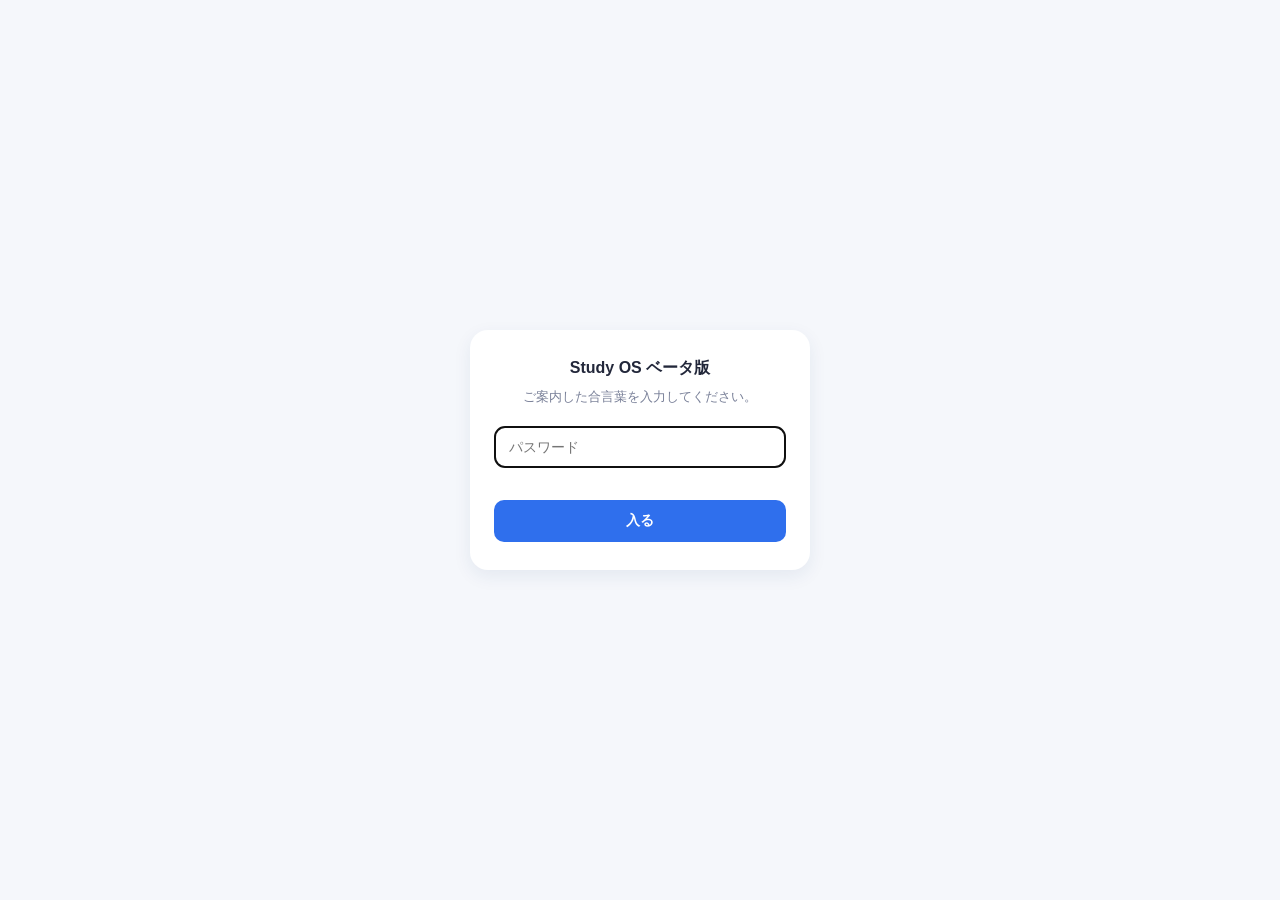
<file: index.html>
<!DOCTYPE html>
<html lang="ja">
<head>
<meta charset="UTF-8">
<meta name="viewport" content="width=device-width, initial-scale=1.0">
<title>Study OS</title>
<link rel="stylesheet" href="css/style.css?v=7">
</head>
<body>
  <header class="appbar">
    <span id="appbarTitle">Study OS</span>
    <span class="cert" id="appbarCert"></span>
  </header>
  <main id="app"></main>

  <script src="js/gate.js?v=7"></script>
  <script src="js/data.js?v=7"></script>
  <script src="js/app.js?v=7"></script>
</body>
</html>
</file>
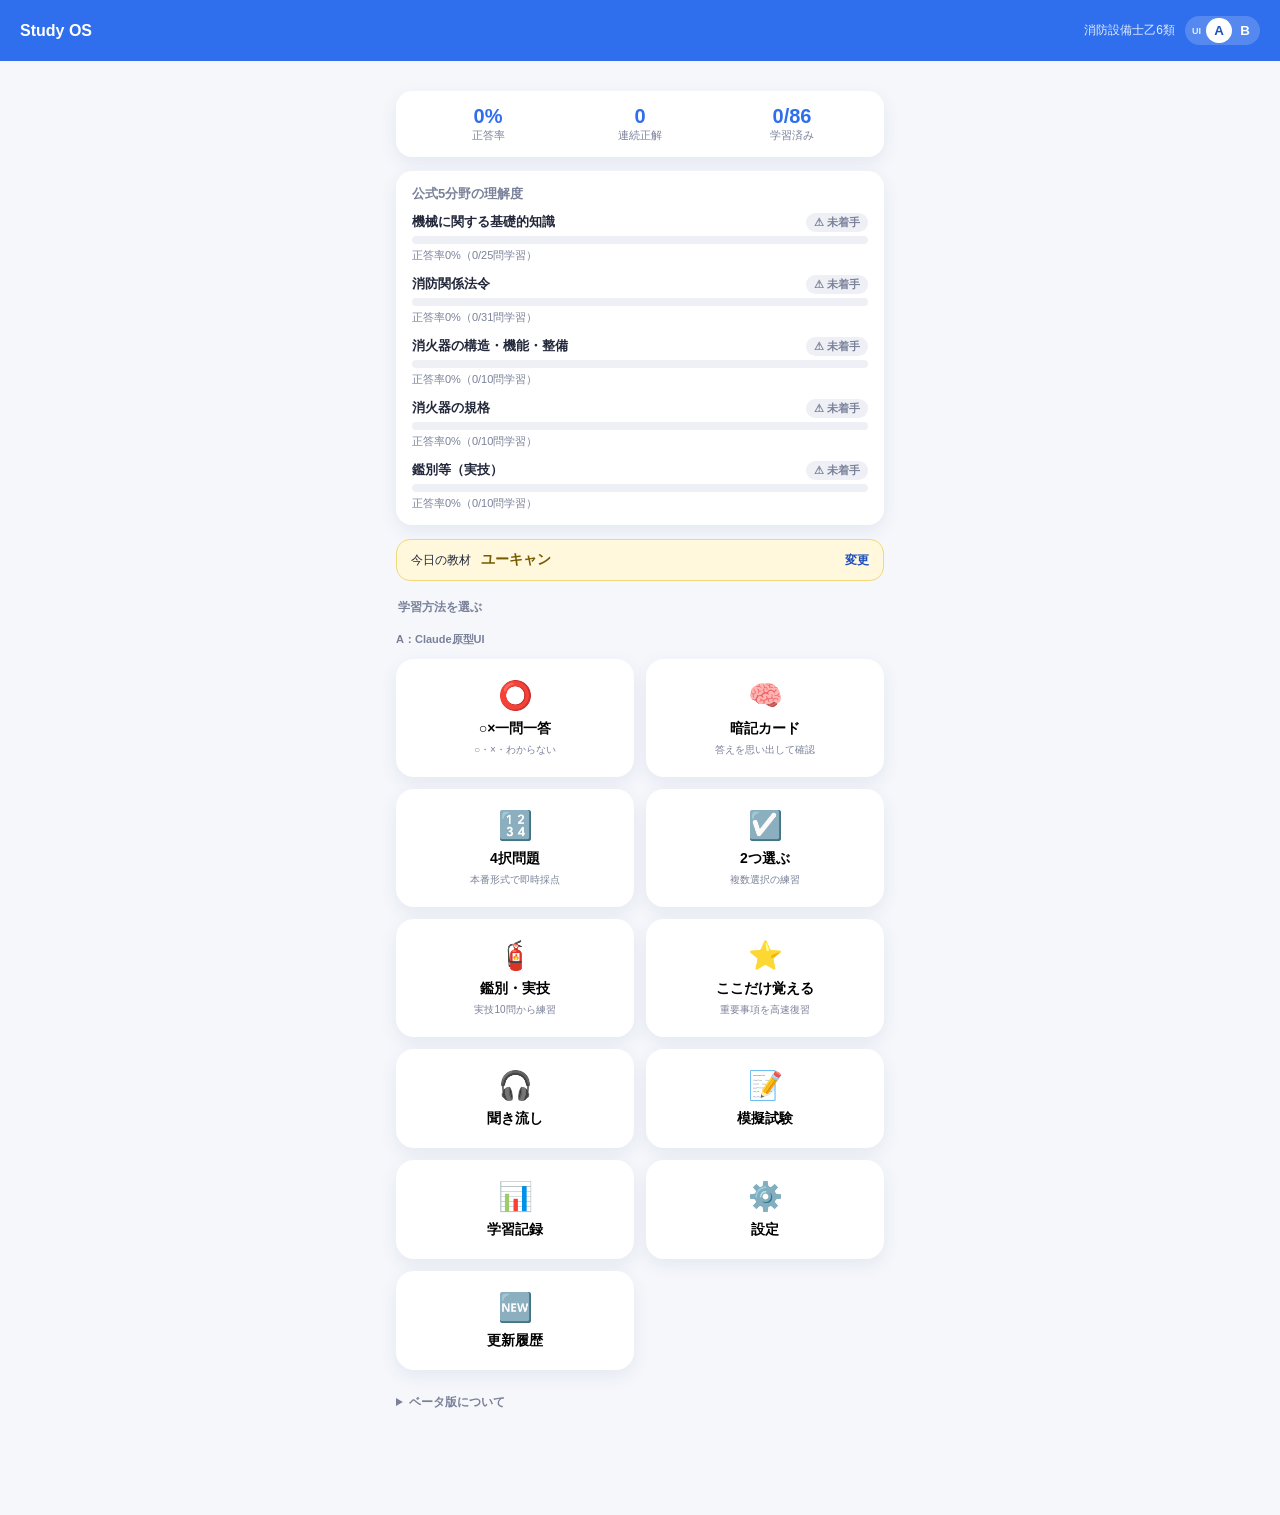
<file: firefighter-otsu6/index.html>
<!DOCTYPE html>
<html lang="ja">
<head>
<meta charset="UTF-8">
<meta name="viewport" content="width=device-width, initial-scale=1.0">
<title>消防設備士乙6 Study OS｜UI比較版</title>
<link rel="stylesheet" href="style.css?v=8">
</head>
<body>
  <header class="appbar">
    <span id="appbarTitle">Study OS</span>
    <div class="appbar-right"><span class="cert" id="appbarCert"></span><span id="uiVariantSwitch"></span></div>
  </header>
  <main id="app"></main>

  <script src="preview-gate.js"></script>
  <script src="ui-variant.js?v=1"></script>
  <script src="embedded-data.js"></script>
  <script src="data.js?v=8"></script>
  <script src="app.js?v=8"></script>
</body>
</html>
</file>
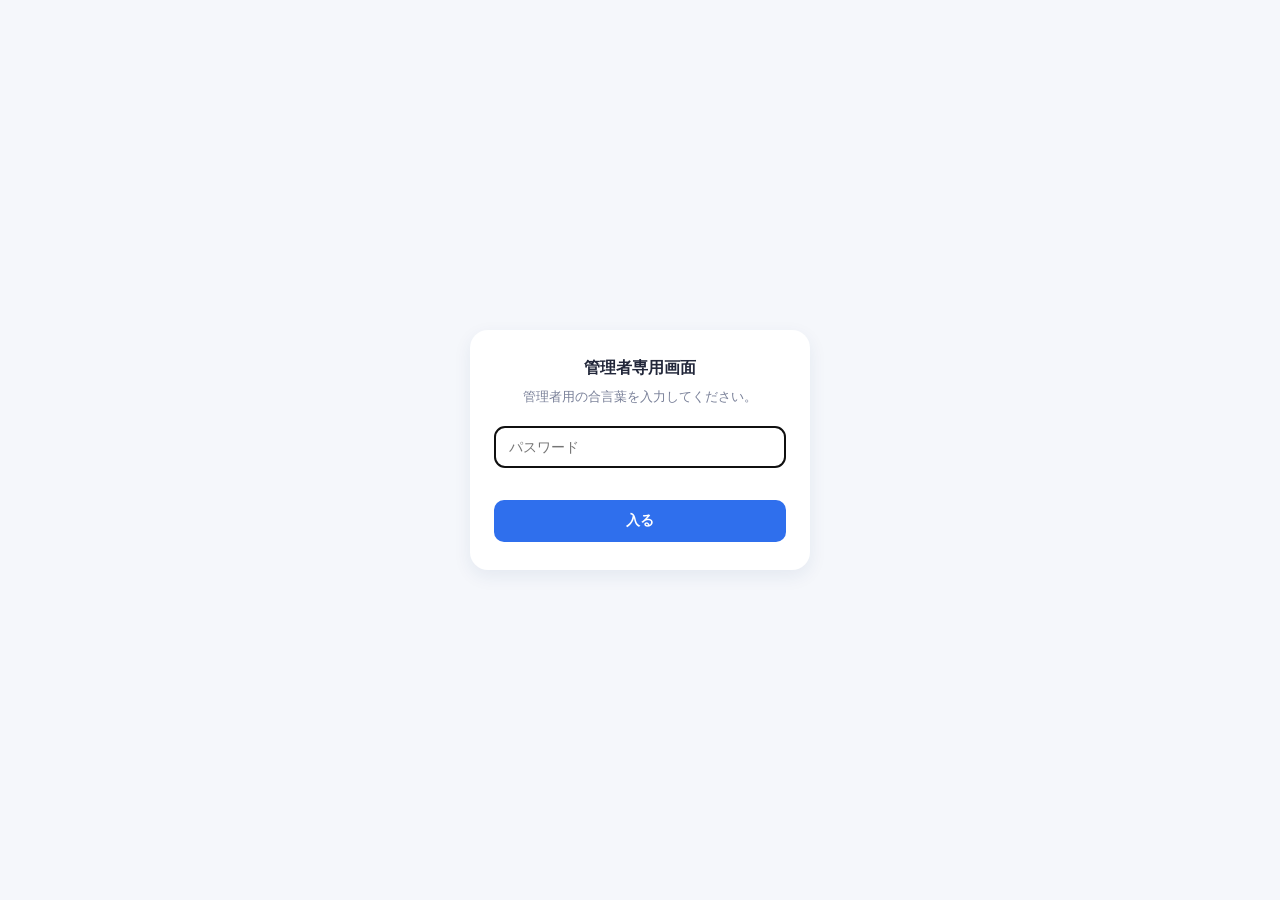
<file: admin.html>
<!DOCTYPE html>
<html lang="ja">
<head>
<meta charset="UTF-8">
<meta name="viewport" content="width=device-width, initial-scale=1.0">
<title>Study OS 管理者画面</title>
<link rel="stylesheet" href="css/style.css">
<style>
  .admin-toolbar { display: flex; gap: 8px; flex-wrap: wrap; margin-bottom: 16px; }
  .admin-toolbar button {
    border: none; border-radius: 10px; padding: 10px 16px; font-size: 13px;
    font-weight: 700; cursor: pointer; font-family: inherit;
  }
  .btn-primary { background: var(--primary); color: white; }
  .btn-secondary { background: #eef2ff; color: var(--primary-dark); }
  .btn-danger { background: #ffeef0; color: #c0334a; }

  table.q-table { width: 100%; border-collapse: collapse; background: white; border-radius: 12px; overflow: hidden; box-shadow: var(--shadow); }
  table.q-table th, table.q-table td { padding: 10px 12px; font-size: 13px; border-bottom: 1px solid #f0f0f5; text-align: left; }
  table.q-table th { background: #f5f7fb; font-weight: 700; }
  table.q-table tr:last-child td { border-bottom: none; }
  table.q-table .row-actions button { border: none; background: none; cursor: pointer; font-size: 14px; margin-right: 6px; }

  .modal-backdrop {
    display: none; position: fixed; inset: 0; background: rgba(20,20,30,0.4);
    align-items: center; justify-content: center; padding: 16px; z-index: 100;
  }
  .modal-backdrop.show { display: flex; }
  .modal {
    background: white; border-radius: 16px; padding: 20px; width: 100%; max-width: 480px;
    max-height: 90vh; overflow-y: auto;
  }
  .modal h3 { margin-top: 0; }
  .modal label { display: block; font-size: 12px; font-weight: 700; margin: 10px 0 4px; color: var(--sub); }
  .modal input, .modal textarea, .modal select {
    width: 100%; padding: 8px 10px; border: 1.5px solid #e4e8f5; border-radius: 8px;
    font-family: inherit; font-size: 13px;
  }
  .modal textarea { resize: vertical; min-height: 44px; }
  .modal-actions { display: flex; justify-content: flex-end; gap: 8px; margin-top: 16px; }

  .preview-card { margin-top: 16px; }
</style>
</head>
<body>
  <header class="appbar">
    <span>🔧 Study OS 管理者画面</span>
    <a href="index.html" style="color:white;font-size:12px;">← アプリへ戻る</a>
  </header>
  <main style="max-width:760px;">
    <div class="admin-toolbar">
      <button class="btn-primary" id="addBtn">＋ 問題を追加</button>
      <button class="btn-secondary" id="previewBtn">👁 プレビュー</button>
      <button class="btn-secondary" id="exportJsonBtn">⬇ JSONを保存（questions.jsonを置き換え）</button>
      <button class="btn-secondary" id="exportCsvBtn">⬇ CSVを書き出す（Sheets貼り付け用）</button>
    </div>
    <p style="font-size:12px;color:var(--sub);margin-top:-8px;">
      ※ 今はGoogle Sheets APIに未接続のため、「保存」はブラウザ内(localStorage)に反映されます。
      本番反映するには、書き出したJSON/CSVで <code>data/questions.json</code> やGoogle Sheetsを更新してください。
    </p>

    <table class="q-table" id="qTable">
      <thead>
        <tr><th>ID</th><th>資格</th><th>分野</th><th>難易度</th><th>問題</th><th></th></tr>
      </thead>
      <tbody id="qTableBody"></tbody>
    </table>

    <div id="previewArea" class="preview-card"></div>
  </main>

  <div class="modal-backdrop" id="modalBackdrop">
    <div class="modal">
      <h3 id="modalTitle">問題を追加</h3>
      <form id="qForm">
        <input type="hidden" id="f_id">
        <label>資格</label><input id="f_cert" required>
        <label>分野</label><input id="f_field" required>
        <label>難易度</label>
        <select id="f_diff"><option>初級</option><option>標準</option><option>上級</option></select>
        <label>頻出度（1〜5）</label><input id="f_freq" type="number" min="1" max="5" value="3">
        <label>問題文</label><textarea id="f_q" required></textarea>
        <label>選択肢A</label><input id="f_a" required>
        <label>選択肢B</label><input id="f_b" required>
        <label>選択肢C</label><input id="f_c" required>
        <label>選択肢D</label><input id="f_d" required>
        <label>正解（A/B/C/D）</label>
        <select id="f_correct"><option>A</option><option>B</option><option>C</option><option>D</option></select>
        <label>解説</label><textarea id="f_explain" required></textarea>
        <label>間違えやすい理由</label><textarea id="f_pitfall"></textarea>
        <label>音声用文章</label><textarea id="f_voice"></textarea>
        <div class="modal-actions">
          <button type="button" class="btn-secondary" id="cancelBtn">キャンセル</button>
          <button type="submit" class="btn-primary">保存</button>
        </div>
      </form>
    </div>
  </div>

  <script src="js/gate.js"></script>
  <script src="js/data.js"></script>
  <script>
    StudyOSGate.protect("admin", () => {
      const s = document.createElement("script");
      s.src = "js/admin.js";
      document.body.appendChild(s);
    });
  </script>
</body>
</html>
</file>
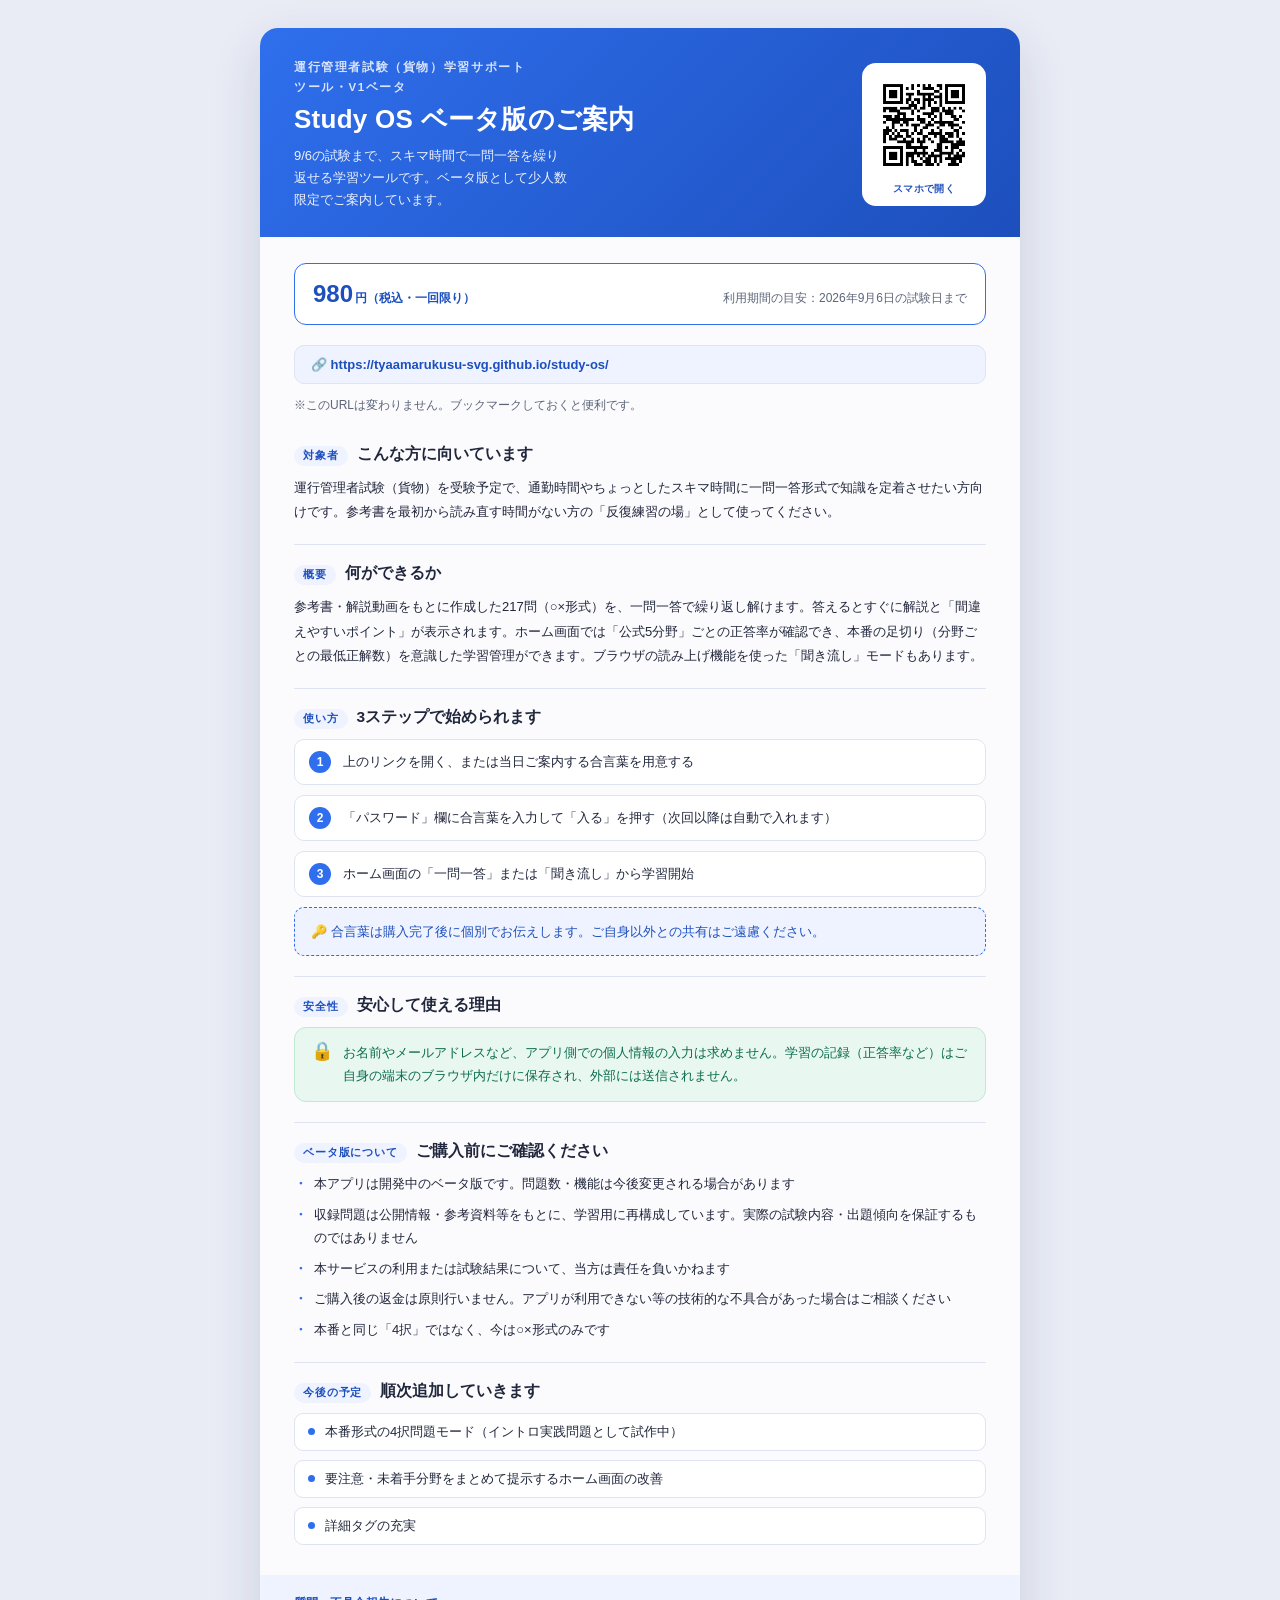
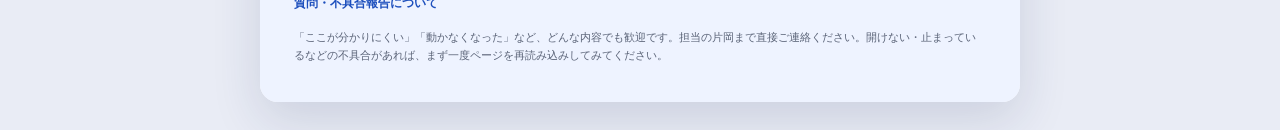
<file: flyer.html>
<!doctype html>
<meta name="viewport" content="width=device-width, initial-scale=1.0">
<title>Study OS 案内チラシ</title>
<style>
  :root{
    --ink:#20263b;
    --sub:#5b6478;
    --line:#dfe4f0;
    --paper:#fbfbfd;
    --card:#ffffff;
    --blue:#2f6fed;
    --blue-deep:#1d4fbd;
    --blue-tint:#eef3ff;
    --green:#0ea472;
    --green-tint:#e8f8f1;
  }
  *{box-sizing:border-box;}
  html,body{margin:0;padding:0;}
  body{
    background:#e9ecf5;
    color:var(--ink);
    font-family:"Hiragino Sans","Yu Gothic",sans-serif;
    display:flex;
    justify-content:center;
    padding:28px 12px;
  }
  .sheet{
    width:100%;
    max-width:760px;
    background:var(--paper);
    border-radius:18px;
    box-shadow:0 18px 50px rgba(30,45,90,0.14);
    overflow:hidden;
  }
  header{
    background:linear-gradient(135deg,var(--blue) 0%,var(--blue-deep) 100%);
    color:#fff;
    padding:30px 34px 26px;
    display:flex;
    align-items:center;
    justify-content:space-between;
    gap:20px;
  }
  header .lockup .eyebrow{
    font-size:11.5px;
    letter-spacing:.14em;
    text-transform:uppercase;
    opacity:.82;
    margin:0 0 6px;
    font-weight:600;
  }
  header h1{
    margin:0 0 8px;
    font-size:26px;
    line-height:1.3;
    text-wrap:balance;
    letter-spacing:.01em;
  }
  header p{
    margin:0;
    font-size:13px;
    line-height:1.7;
    opacity:.92;
    max-width:38ch;
  }
  .qr-block{
    background:#fff;
    border-radius:14px;
    padding:10px;
    text-align:center;
    flex:none;
  }
  .qr-block img{ width:104px; height:104px; display:block; }
  .qr-block span{
    display:block;
    margin-top:6px;
    font-size:9.5px;
    color:var(--blue-deep);
    font-weight:700;
    letter-spacing:.03em;
  }

  main{ padding:26px 34px 30px; display:flex; flex-direction:column; gap:20px; }

  .link-row{
    display:flex;
    align-items:center;
    gap:10px;
    background:var(--blue-tint);
    border:1px solid var(--line);
    border-radius:10px;
    padding:11px 16px;
    font-size:13px;
    color:var(--blue-deep);
    font-weight:600;
    word-break:break-all;
  }

  section{ break-inside:avoid; }
  section + section{ border-top:1px solid var(--line); padding-top:18px; }

  .sec-head{
    display:flex;
    align-items:baseline;
    gap:9px;
    margin:0 0 10px;
  }
  .sec-head .tag{
    font-size:10.5px;
    font-weight:700;
    letter-spacing:.08em;
    color:var(--blue-deep);
    background:var(--blue-tint);
    padding:3px 9px;
    border-radius:999px;
    flex:none;
  }
  .sec-head h2{
    margin:0;
    font-size:15.5px;
    font-weight:700;
  }

  p.body-text{ margin:0 0 8px; font-size:13px; line-height:1.85; color:var(--ink); }
  p.body-text:last-child{ margin-bottom:0; }

  ul.plain{ margin:0; padding-left:0; list-style:none; display:flex; flex-direction:column; gap:8px; }
  ul.plain li{
    font-size:13px;
    line-height:1.75;
    padding-left:20px;
    position:relative;
    color:var(--ink);
  }
  ul.plain li::before{
    content:"・";
    position:absolute;
    left:0;
    color:var(--blue);
    font-weight:700;
  }

  .grid2{ display:grid; grid-template-columns:1fr 1fr; gap:14px; }
  @media (max-width:560px){ .grid2{ grid-template-columns:1fr; } }

  .mini-card{
    background:var(--card);
    border:1px solid var(--line);
    border-radius:12px;
    padding:14px 16px;
  }
  .mini-card .label{
    font-size:10.5px;
    font-weight:700;
    letter-spacing:.06em;
    color:var(--sub);
    text-transform:uppercase;
    margin:0 0 6px;
  }
  .mini-card .value{ font-size:13.5px; line-height:1.6; font-weight:600; }

  .safe-box{
    background:var(--green-tint);
    border:1px solid #bfe8d6;
    border-radius:12px;
    padding:14px 16px;
    display:flex;
    gap:10px;
  }
  .safe-box .icon{ font-size:18px; line-height:1; flex:none; }
  .safe-box p{ margin:0; font-size:12.5px; line-height:1.8; color:#0b6b4d; }

  .roadmap{ display:flex; flex-direction:column; gap:9px; }
  .roadmap .item{
    display:flex;
    align-items:center;
    gap:10px;
    font-size:13px;
    background:var(--card);
    border:1px solid var(--line);
    border-radius:9px;
    padding:9px 13px;
  }
  .roadmap .dot{
    width:7px; height:7px; border-radius:50%;
    background:var(--blue);
    flex:none;
  }

  .price-box{
    background:var(--card);
    border:1.5px solid var(--blue);
    border-radius:12px;
    padding:16px 18px;
    display:flex;
    align-items:baseline;
    justify-content:space-between;
    gap:10px;
    flex-wrap:wrap;
  }
  .price-box .price{ font-size:24px; font-weight:800; color:var(--blue-deep); }
  .price-box .price small{ font-size:12px; font-weight:600; margin-left:2px; }
  .price-box .until{ font-size:12px; color:var(--sub); }

  .steps-num{ display:flex; flex-direction:column; gap:10px; }
  .steps-num .item{
    display:flex;
    gap:12px;
    align-items:flex-start;
    background:var(--card);
    border:1px solid var(--line);
    border-radius:10px;
    padding:11px 14px;
  }
  .steps-num .num{
    flex:none;
    width:22px; height:22px; border-radius:50%;
    background:var(--blue); color:#fff;
    font-size:12px; font-weight:700;
    display:flex; align-items:center; justify-content:center;
  }
  .steps-num .txt{ font-size:13px; line-height:1.7; }

  .passphrase-box{
    background:var(--blue-tint);
    border:1px dashed var(--blue);
    border-radius:10px;
    padding:12px 16px;
    font-size:13px;
    line-height:1.8;
    color:var(--blue-deep);
  }

  footer{
    background:var(--blue-tint);
    padding:20px 34px 26px;
    display:flex;
    flex-direction:column;
    gap:10px;
  }
  footer .foot-title{ font-size:12px; font-weight:700; color:var(--blue-deep); margin:0 0 2px; }
  footer .foot-row{ display:flex; justify-content:space-between; gap:16px; font-size:12.5px; color:var(--ink); flex-wrap:wrap; }
  footer .foot-row div{ line-height:1.7; }
  footer .foot-note{ font-size:11px; color:var(--sub); line-height:1.7; margin-top:4px; }

  @media (max-width:600px){
    body{ padding:0; }
    .sheet{ border-radius:0; }
    header{
      flex-direction:column;
      align-items:flex-start;
      padding:24px 20px 22px;
      gap:18px;
    }
    header h1{ font-size:23px; }
    header p{ max-width:none; }
    .qr-block{ align-self:center; }
    .qr-block img{ width:132px; height:132px; }
    main{ padding:22px 20px 26px; }
    footer{ padding:18px 20px 24px; }
    .sec-head{ flex-wrap:wrap; }
  }

  @media print{
    body{ background:#fff; padding:0; }
    .sheet{ box-shadow:none; border-radius:0; max-width:none; }
  }
</style>

<div class="sheet">
  <header>
    <div class="lockup">
      <p class="eyebrow">運行管理者試験（貨物）学習サポートツール・V1ベータ</p>
      <h1>Study OS ベータ版のご案内</h1>
      <p>9/6の試験まで、スキマ時間で一問一答を繰り返せる学習ツールです。ベータ版として少人数限定でご案内しています。</p>
    </div>
    <div class="qr-block">
      <img src="[data-uri]" alt="QRコード">
      <span>スマホで開く</span>
    </div>
  </header>

  <main>
    <div class="price-box">
      <div><span class="price">980<small>円（税込・一回限り）</small></span></div>
      <div class="until">利用期間の目安：2026年9月6日の試験日まで</div>
    </div>

    <div class="link-row">🔗 https://tyaamarukusu-svg.github.io/study-os/</div>
    <p class="body-text" style="margin-top:-10px;color:var(--sub);font-size:12px;">※このURLは変わりません。ブックマークしておくと便利です。</p>

    <section>
      <div class="sec-head"><span class="tag">対象者</span><h2>こんな方に向いています</h2></div>
      <p class="body-text">運行管理者試験（貨物）を受験予定で、通勤時間やちょっとしたスキマ時間に一問一答形式で知識を定着させたい方向けです。参考書を最初から読み直す時間がない方の「反復練習の場」として使ってください。</p>
    </section>

    <section>
      <div class="sec-head"><span class="tag">概要</span><h2>何ができるか</h2></div>
      <p class="body-text">参考書・解説動画をもとに作成した217問（○×形式）を、一問一答で繰り返し解けます。答えるとすぐに解説と「間違えやすいポイント」が表示されます。ホーム画面では「公式5分野」ごとの正答率が確認でき、本番の足切り（分野ごとの最低正解数）を意識した学習管理ができます。ブラウザの読み上げ機能を使った「聞き流し」モードもあります。</p>
    </section>

    <section>
      <div class="sec-head"><span class="tag">使い方</span><h2>3ステップで始められます</h2></div>
      <div class="steps-num">
        <div class="item"><span class="num">1</span><span class="txt">上のリンクを開く、または当日ご案内する合言葉を用意する</span></div>
        <div class="item"><span class="num">2</span><span class="txt">「パスワード」欄に合言葉を入力して「入る」を押す（次回以降は自動で入れます）</span></div>
        <div class="item"><span class="num">3</span><span class="txt">ホーム画面の「一問一答」または「聞き流し」から学習開始</span></div>
      </div>
      <div class="passphrase-box" style="margin-top:10px;">🔑 合言葉は購入完了後に個別でお伝えします。ご自身以外との共有はご遠慮ください。</div>
    </section>

    <section>
      <div class="sec-head"><span class="tag">安全性</span><h2>安心して使える理由</h2></div>
      <div class="safe-box">
        <span class="icon">🔒</span>
        <p>お名前やメールアドレスなど、アプリ側での個人情報の入力は求めません。学習の記録（正答率など）はご自身の端末のブラウザ内だけに保存され、外部には送信されません。</p>
      </div>
    </section>

    <section>
      <div class="sec-head"><span class="tag">ベータ版について</span><h2>ご購入前にご確認ください</h2></div>
      <ul class="plain">
        <li>本アプリは開発中のベータ版です。問題数・機能は今後変更される場合があります</li>
        <li>収録問題は公開情報・参考資料等をもとに、学習用に再構成しています。実際の試験内容・出題傾向を保証するものではありません</li>
        <li>本サービスの利用または試験結果について、当方は責任を負いかねます</li>
        <li>ご購入後の返金は原則行いません。アプリが利用できない等の技術的な不具合があった場合はご相談ください</li>
        <li>本番と同じ「4択」ではなく、今は○×形式のみです</li>
      </ul>
    </section>

    <section>
      <div class="sec-head"><span class="tag">今後の予定</span><h2>順次追加していきます</h2></div>
      <div class="roadmap">
        <div class="item"><span class="dot"></span>本番形式の4択問題モード（イントロ実践問題として試作中）</div>
        <div class="item"><span class="dot"></span>要注意・未着手分野をまとめて提示するホーム画面の改善</div>
        <div class="item"><span class="dot"></span>詳細タグの充実</div>
      </div>
    </section>
  </main>

  <footer>
    <p class="foot-title">質問・不具合報告について</p>
    <p class="foot-note">「ここが分かりにくい」「動かなくなった」など、どんな内容でも歓迎です。担当の片岡まで直接ご連絡ください。開けない・止まっているなどの不具合があれば、まず一度ページを再読み込みしてみてください。</p>
  </footer>
</div>
</file>
<file: css/style.css>
:root {
  --primary: #2f6fed;
  --primary-dark: #1d4fbd;
  --ok: #06d6a0;
  --ng: #ff5566;
  --bg: #f5f7fb;
  --card: #ffffff;
  --ink: #22273a;
  --sub: #7a8199;
  --shadow: 0 6px 18px rgba(30,60,120,0.08);
}
* { box-sizing: border-box; }
body {
  margin: 0;
  font-family: "Hiragino Sans", "Yu Gothic", sans-serif;
  background: var(--bg);
  color: var(--ink);
  padding-bottom: 80px;
}
header.appbar {
  background: var(--primary);
  color: white;
  padding: 16px 20px;
  font-weight: 700;
  font-size: 16px;
  position: sticky;
  top: 0;
  z-index: 10;
  display: flex;
  align-items: center;
  justify-content: space-between;
}
header.appbar .cert {
  font-size: 12px;
  opacity: 0.85;
  font-weight: 500;
}
main {
  max-width: 520px;
  margin: 0 auto;
  padding: 16px;
}

/* ホーム */
.menu-grid {
  display: grid;
  grid-template-columns: 1fr 1fr;
  gap: 12px;
  margin-top: 16px;
}
.menu-card {
  background: var(--card);
  border-radius: 18px;
  box-shadow: var(--shadow);
  padding: 20px 14px;
  text-align: center;
  cursor: pointer;
  border: none;
  font-family: inherit;
}
.menu-card .icon { font-size: 28px; display: block; margin-bottom: 8px; }
.menu-card .label { font-weight: 700; font-size: 14px; }
.menu-card .menu-note { display: block; color: var(--sub); font-size: 10px; margin-top: 5px; }
.menu-card:disabled { opacity: 0.45; cursor: default; }

.stats-bar {
  background: var(--card);
  border-radius: 16px;
  box-shadow: var(--shadow);
  padding: 14px 16px;
  display: flex;
  justify-content: space-between;
  margin-top: 14px;
}
.stats-bar .stat { text-align: center; flex: 1; }
.stats-bar .num { font-size: 20px; font-weight: 800; color: var(--primary); }
.stats-bar .label { font-size: 11px; color: var(--sub); }

/* 問題カード */
.q-card {
  background: var(--card);
  border-radius: 18px;
  box-shadow: var(--shadow);
  padding: 20px;
  margin-top: 16px;
}
.q-meta {
  display: flex;
  gap: 8px;
  font-size: 11px;
  margin-bottom: 10px;
}
.q-meta span {
  background: #eef2ff;
  color: var(--primary-dark);
  padding: 3px 8px;
  border-radius: 999px;
  font-weight: 600;
}
.q-text {
  font-size: 16px;
  font-weight: 700;
  line-height: 1.6;
  margin-bottom: 16px;
}
.choice {
  display: block;
  width: 100%;
  text-align: left;
  background: #fafbff;
  border: 1.5px solid #e4e8f5;
  border-radius: 12px;
  padding: 12px 14px;
  margin-bottom: 10px;
  font-size: 14px;
  cursor: pointer;
  font-family: inherit;
}
.choice.correct { background: #e6fbf4; border-color: var(--ok); }
.choice.wrong { background: #ffeef0; border-color: var(--ng); }
.choice:disabled { cursor: default; }

.result-box {
  margin-top: 14px;
  padding: 14px;
  border-radius: 12px;
  font-size: 14px;
  line-height: 1.7;
}
.result-box.correct { background: #e6fbf4; border: 1px solid var(--ok); }
.result-box.wrong { background: #ffeef0; border: 1px solid var(--ng); }
.result-box .title { font-weight: 800; margin-bottom: 6px; font-size: 15px; }

.next-btn {
  display: block;
  width: 100%;
  margin-top: 14px;
  padding: 14px;
  border: none;
  border-radius: 12px;
  background: var(--primary);
  color: white;
  font-weight: 700;
  font-size: 15px;
  cursor: pointer;
}

.back-link {
  display: inline-block;
  margin-bottom: 8px;
  color: var(--primary-dark);
  font-size: 13px;
  text-decoration: none;
  font-weight: 600;
}

/* 設定 */
.field-group { margin-bottom: 18px; }
.field-group label { font-size: 13px; font-weight: 700; display: block; margin-bottom: 8px; }
.pill-group { display: flex; flex-wrap: wrap; gap: 8px; }
.pill-group button {
  border: 1.5px solid #ddd;
  background: white;
  border-radius: 999px;
  padding: 8px 14px;
  font-size: 13px;
  cursor: pointer;
  font-family: inherit;
}
.pill-group button.active { background: var(--primary); border-color: var(--primary); color: white; }

.empty-state {
  text-align: center;
  color: var(--sub);
  padding: 40px 20px;
  font-size: 14px;
}

/* 汎用ユーティリティ（js側のインラインstyleをここへ集約） */
.text-center { text-align: center; }
.mt-sm { margin-top: 8px; }
.mt-lg { margin-top: 24px; }
.text-sm { font-size: 14px; }
.pitfall-note { margin-top: 8px; color: #a33; }

.exam-result-card { text-align: center; }
.exam-result-card .exam-label { font-size: 15px; color: var(--sub); }
.exam-result-card .exam-rate { font-size: 40px; font-weight: 800; color: var(--primary); margin: 10px 0; }

.choice.is-correct-preview { border-color: var(--ok); background: #e6fbf4; }
.result-box.mt-md { margin-top: 10px; }

/* 聞き流し */
.listening-status {
  text-align: center;
  font-size: 14px;
  color: var(--sub);
  background: #f5f7fb;
  border-radius: 10px;
  padding: 12px;
  margin: 16px 0;
}
.listening-controls {
  display: flex;
  gap: 10px;
  margin-top: 10px;
}
.listening-controls .choice {
  margin-bottom: 0;
  text-align: center;
}

/* イントロ実践問題 */
.intro-progress { color: var(--sub); font-size: 12px; text-align: right; }
.intro-passage { background: #f7f8fc; border-left: 4px solid var(--primary); border-radius: 8px; padding: 14px; line-height: 1.8; font-size: 14px; margin-bottom: 16px; }
.intro-blank { color: var(--primary-dark); }
.intro-select-label { display: block; font-size: 13px; font-weight: 700; margin: 10px 0; }
.intro-select { display: block; width: 100%; margin-top: 5px; padding: 11px; border: 1.5px solid #dfe4f2; border-radius: 10px; background: white; font: inherit; }
.intro-options { display: grid; gap: 9px; }
.intro-option { display: flex; gap: 8px; align-items: flex-start; padding: 12px; border: 1.5px solid #e4e8f5; border-radius: 12px; background: #fafbff; font-size: 14px; line-height: 1.55; cursor: pointer; }
.intro-option input { margin-top: 4px; flex: 0 0 auto; }
.intro-subquestion { border: 1px solid #e4e8f5; border-radius: 12px; padding: 12px; margin: 14px 0; }
.intro-subquestion legend { font-size: 13px; font-weight: 700; line-height: 1.5; padding: 0 5px; }
.intro-warning { margin-top: 12px; padding: 10px; background: #fff8dd; border-radius: 10px; color: #765b00; font-size: 12px; line-height: 1.5; }

/* 公式5分野の理解度（ホーム画面） */
.field-breakdown { background: var(--card); border-radius: 16px; box-shadow: var(--shadow); padding: 14px 16px; margin-top: 14px; }
.field-breakdown-title { font-size: 13px; font-weight: 700; color: var(--sub); margin-bottom: 10px; }
.field-row { margin-bottom: 12px; }
.field-row:last-child { margin-bottom: 0; }
.field-row-head { display: flex; justify-content: space-between; align-items: baseline; font-size: 13px; margin-bottom: 4px; }
.field-name { font-weight: 700; }
.field-status { font-size: 11px; font-weight: 700; padding: 2px 8px; border-radius: 999px; }
.field-status--todo { background: #eef0f5; color: var(--sub); }
.field-status--warn { background: #ffeef0; color: #c0334a; }
.field-status--mid { background: #eef2ff; color: var(--primary-dark); }
.field-status--good { background: #e6fbf4; color: #0a8a63; }
.field-bar-track { height: 8px; border-radius: 999px; background: #eef0f5; overflow: hidden; }
.field-bar-fill { height: 100%; border-radius: 999px; }
.field-bar-fill--todo { background: #d7dbe6; }
.field-bar-fill--warn { background: var(--ng); }
.field-bar-fill--mid { background: var(--primary); }
.field-bar-fill--good { background: var(--ok); }
.field-row-note { font-size: 11px; color: var(--sub); margin-top: 4px; }

/* ベータ版について */
.beta-notice { margin-top: 16px; font-size: 12px; color: var(--sub); }
.beta-notice summary { cursor: pointer; font-weight: 700; padding: 8px 0; }
.beta-notice ul { padding-left: 18px; margin: 8px 0 0; line-height: 1.8; }

/* 更新履歴 */
.release-heading { display: flex; justify-content: space-between; align-items: baseline; gap: 12px; border-bottom: 1px solid #e8ebf4; padding-bottom: 10px; }
.release-heading span { color: var(--sub); font-size: 12px; }
.release-section h3 { font-size: 13px; margin: 14px 0 5px; }
.release-section ul { padding-left: 20px; margin: 0; font-size: 13px; line-height: 1.7; }
</file>
<file: firefighter-otsu6/style.css>
:root {
  --primary: #2f6fed;
  --primary-dark: #1d4fbd;
  --ok: #06d6a0;
  --ng: #ff5566;
  --bg: #f5f7fb;
  --card: #ffffff;
  --ink: #22273a;
  --sub: #7a8199;
  --shadow: 0 6px 18px rgba(30,60,120,0.08);
}
* { box-sizing: border-box; }
body {
  margin: 0;
  font-family: "Hiragino Sans", "Yu Gothic", sans-serif;
  background: var(--bg);
  color: var(--ink);
  padding-bottom: 80px;
}
header.appbar {
  background: var(--primary);
  color: white;
  padding: 16px 20px;
  font-weight: 700;
  font-size: 16px;
  position: sticky;
  top: 0;
  z-index: 10;
  display: flex;
  align-items: center;
  justify-content: space-between;
}
header.appbar .cert {
  font-size: 12px;
  opacity: 0.85;
  font-weight: 500;
}
.appbar-right { display: flex; align-items: center; gap: 10px; }
#uiVariantSwitch { display: inline-flex; align-items: center; padding: 2px; border-radius: 999px; background: rgba(255,255,255,.18); }
#uiVariantSwitch .ui-switch-label { font-size: 9px; padding: 0 5px; opacity: .85; }
#uiVariantSwitch button { width: 26px; height: 25px; border: 0; border-radius: 999px; color: white; background: transparent; font-weight: 800; cursor: pointer; }
#uiVariantSwitch button.active { color: var(--primary-dark); background: white; }
main {
  max-width: 520px;
  margin: 0 auto;
  padding: 16px;
}

.source-banner {
  display: flex;
  align-items: center;
  gap: 10px;
  background: #fff8dd;
  border: 1px solid #f1d879;
  border-radius: 14px;
  padding: 11px 14px;
  margin-top: 14px;
  font-size: 12px;
}
.source-banner strong { color: #765b00; font-size: 14px; }
.source-banner a { margin-left: auto; color: var(--primary-dark); font-weight: 700; text-decoration: none; }
.mode-heading { margin: 18px 2px 0; color: var(--sub); font-size: 12px; font-weight: 700; }

/* ホーム */
.menu-grid {
  display: grid;
  grid-template-columns: 1fr 1fr;
  gap: 12px;
  margin-top: 16px;
}
.menu-card {
  background: var(--card);
  border-radius: 18px;
  box-shadow: var(--shadow);
  padding: 20px 14px;
  text-align: center;
  cursor: pointer;
  border: none;
  font-family: inherit;
}
.menu-card .icon { font-size: 28px; display: block; margin-bottom: 8px; }
.menu-card .label { font-weight: 700; font-size: 14px; }
.menu-card .menu-note { display: block; color: var(--sub); font-size: 10px; margin-top: 5px; }
.menu-card:disabled { opacity: 0.45; cursor: default; }
body[data-ui="claude"] .menu-grid::before { content: "A：Claude原型UI"; grid-column: 1 / -1; color: var(--sub); font-size: 11px; font-weight: 700; }

/* GPT UI比較案 */
body[data-ui="gpt"] { --primary: #e94f37; --primary-dark: #ad2f20; --bg: #fff8f2; --ink: #251f1c; --sub: #746a64; }
body[data-ui="gpt"] header.appbar { background: rgba(255,248,242,.94); color: var(--ink); border-bottom: 1px solid #f0ded3; backdrop-filter: blur(12px); }
body[data-ui="gpt"] header.appbar .cert { color: var(--sub); }
body[data-ui="gpt"] #uiVariantSwitch { background: #f2ded4; }
body[data-ui="gpt"] #uiVariantSwitch button { color: #8b6658; }
body[data-ui="gpt"] #uiVariantSwitch button.active { color: white; background: var(--primary); }
body[data-ui="gpt"] main { max-width: 620px; }
.gpt-hero { display: grid; grid-template-columns: 1fr auto; gap: 18px; align-items: center; padding: 24px 20px; border-radius: 24px; color: white; background: linear-gradient(135deg,#e94f37,#f28a51); box-shadow: 0 16px 34px rgba(176,63,34,.18); }
.gpt-eyebrow { font-size: 11px; font-weight: 800; letter-spacing: .08em; opacity: .85; }
.gpt-hero h1 { margin: 5px 0 5px; font-size: 22px; line-height: 1.35; }
.gpt-hero p { margin: 0; font-size: 12px; opacity: .86; }
.gpt-progress { width: 76px; height: 76px; border: 2px solid rgba(255,255,255,.55); border-radius: 50%; display: flex; flex-direction: column; align-items: center; justify-content: center; background: rgba(255,255,255,.12); }
.gpt-progress strong { font-size: 20px; }.gpt-progress span { font-size: 9px; }
.gpt-section { margin-top: 22px; }
.gpt-section-head { display: flex; align-items: end; justify-content: space-between; margin: 0 2px 10px; }
.gpt-section-head div > span { display: block; color: var(--primary); font-size: 9px; font-weight: 900; letter-spacing: .12em; }
.gpt-section-head h2 { margin: 2px 0 0; font-size: 16px; }
.gpt-section-head > small { color: var(--sub); font-size: 10px; }
.text-action { border: 0; background: transparent; color: var(--primary-dark); font-weight: 800; cursor: pointer; }
.source-choice-row { display: flex; gap: 9px; overflow-x: auto; padding: 2px 2px 8px; scrollbar-width: thin; }
.source-choice { min-width: 120px; padding: 12px 14px; text-align: left; border: 1px solid #ebddd5; border-radius: 15px; background: white; cursor: pointer; box-shadow: 0 4px 12px rgba(74,43,28,.05); }
.source-choice strong,.source-choice small { display: block; }.source-choice small { margin-top: 3px; color: var(--sub); }
.source-choice.active { border: 2px solid var(--primary); background: #fff0e8; }
.gpt-primary-card { width: 100%; display: grid; grid-template-columns: auto 1fr auto; gap: 13px; align-items: center; border: 0; border-radius: 20px; padding: 17px; color: white; text-align: left; background: #292422; box-shadow: 0 10px 25px rgba(40,31,27,.16); cursor: pointer; }
.gpt-primary-icon { width: 45px; height: 45px; display: grid; place-items: center; border-radius: 14px; background: rgba(255,255,255,.12); font-size: 23px; }
.gpt-primary-card strong,.gpt-primary-card small { display: block; }.gpt-primary-card small { margin-top: 4px; opacity: .7; }.gpt-primary-card b { font-size: 11px; color: #ffd2be; }
.gpt-mode-grid { display: grid; grid-template-columns: 1fr 1fr; gap: 10px; margin-top: 11px; }
.gpt-mode-grid button { min-height: 116px; padding: 14px; border: 1px solid #eaded7; border-radius: 18px; background: white; text-align: left; cursor: pointer; box-shadow: 0 5px 14px rgba(74,43,28,.05); }
.gpt-mode-grid button > span { display: block; font-size: 25px; margin-bottom: 10px; }.gpt-mode-grid strong,.gpt-mode-grid small { display: block; }.gpt-mode-grid small { margin-top: 4px; color: var(--sub); }
.gpt-more-modes { margin-top: 12px; border: 1px solid #eaded7; border-radius: 15px; background: white; overflow: hidden; }
.gpt-more-modes summary { padding: 13px 15px; font-size: 12px; font-weight: 800; cursor: pointer; }
.gpt-more-grid { display: grid; grid-template-columns: repeat(3,1fr); gap: 1px; background: #eee1da; border-top: 1px solid #eaded7; }
.gpt-more-grid button { border: 0; padding: 13px 5px; background: white; font-size: 11px; cursor: pointer; }
.ui-comparison-note { margin-top: 20px; padding: 13px 15px; border-radius: 14px; background: #fff0e8; color: #704132; font-size: 11px; line-height: 1.6; }.ui-comparison-note strong,.ui-comparison-note span { display: block; }
@media (max-width: 390px) { .gpt-hero { grid-template-columns: 1fr; }.gpt-progress { display: none; }.gpt-more-grid { grid-template-columns: 1fr 1fr; } }

.stats-bar {
  background: var(--card);
  border-radius: 16px;
  box-shadow: var(--shadow);
  padding: 14px 16px;
  display: flex;
  justify-content: space-between;
  margin-top: 14px;
}
.stats-bar .stat { text-align: center; flex: 1; }
.stats-bar .num { font-size: 20px; font-weight: 800; color: var(--primary); }
.stats-bar .label { font-size: 11px; color: var(--sub); }
.stats-subline { color: var(--sub); font-size: 12px; padding-top: 8px; border-top: 1px solid #eef0f5; }

/* 問題カード */
.q-card {
  background: var(--card);
  border-radius: 18px;
  box-shadow: var(--shadow);
  padding: 20px;
  margin-top: 16px;
}
.q-meta {
  display: flex;
  gap: 8px;
  font-size: 11px;
  margin-bottom: 10px;
}
.q-meta span {
  background: #eef2ff;
  color: var(--primary-dark);
  padding: 3px 8px;
  border-radius: 999px;
  font-weight: 600;
}
.q-text {
  font-size: 16px;
  font-weight: 700;
  line-height: 1.6;
  margin-bottom: 16px;
}
.choice {
  display: block;
  width: 100%;
  text-align: left;
  background: #fafbff;
  border: 1.5px solid #e4e8f5;
  border-radius: 12px;
  padding: 12px 14px;
  margin-bottom: 10px;
  font-size: 14px;
  cursor: pointer;
  font-family: inherit;
}
.choice.correct { background: #e6fbf4; border-color: var(--ok); }
.choice.wrong { background: #ffeef0; border-color: var(--ng); }
.choice:disabled { cursor: default; }

.result-box {
  margin-top: 14px;
  padding: 14px;
  border-radius: 12px;
  font-size: 14px;
  line-height: 1.7;
}
.result-box.correct { background: #e6fbf4; border: 1px solid var(--ok); }
.result-box.wrong { background: #ffeef0; border: 1px solid var(--ng); }
.result-box .title { font-weight: 800; margin-bottom: 6px; font-size: 15px; }

.next-btn {
  display: block;
  width: 100%;
  margin-top: 14px;
  padding: 14px;
  border: none;
  border-radius: 12px;
  background: var(--primary);
  color: white;
  font-weight: 700;
  font-size: 15px;
  cursor: pointer;
}

.back-link {
  display: inline-block;
  margin-bottom: 8px;
  color: var(--primary-dark);
  font-size: 13px;
  text-decoration: none;
  font-weight: 600;
}

/* 設定 */
.field-group { margin-bottom: 18px; }
.field-group label { font-size: 13px; font-weight: 700; display: block; margin-bottom: 8px; }
.pill-group { display: flex; flex-wrap: wrap; gap: 8px; }
.pill-group button {
  border: 1.5px solid #ddd;
  background: white;
  border-radius: 999px;
  padding: 8px 14px;
  font-size: 13px;
  cursor: pointer;
  font-family: inherit;
}
.pill-group button.active { background: var(--primary); border-color: var(--primary); color: white; }

.empty-state {
  text-align: center;
  color: var(--sub);
  padding: 40px 20px;
  font-size: 14px;
}

/* 汎用ユーティリティ（js側のインラインstyleをここへ集約） */
.text-center { text-align: center; }
.mt-sm { margin-top: 8px; }
.mt-lg { margin-top: 24px; }
.text-sm { font-size: 14px; }
.pitfall-note { margin-top: 8px; color: #a33; }
.keypoint-inline { margin-top: 12px; padding: 14px; border-radius: 12px; background: #fff8dd; border-left: 4px solid #e7b900; font-size: 14px; line-height: 1.7; }
.keypoint-type { color: #765b00; font-weight: 800; margin-bottom: 5px; }
.keypoint-note { color: #9c3c31; margin-top: 6px; font-size: 12px; }
.remember-actions { display: grid; grid-template-columns: 1fr 1fr; gap: 10px; margin-top: 12px; }
.remember-actions .choice { margin: 0; text-align: center; }
.remember-actions .choice:last-child { color: white; background: var(--primary); border-color: var(--primary); }

.multi-choice { display: flex; gap: 10px; align-items: flex-start; background: #fafbff; border: 1.5px solid #e4e8f5; border-radius: 12px; padding: 12px 14px; margin-bottom: 10px; font-size: 14px; line-height: 1.5; cursor: pointer; }
.multi-choice input { margin-top: 4px; }
.multi-choice.correct { background: #e6fbf4; border-color: var(--ok); }
.multi-choice.wrong { background: #ffeef0; border-color: var(--ng); }
.selection-count { color: var(--sub); font-size: 12px; text-align: right; }

.truefalse-prompt { color: var(--sub); font-size: 12px; font-weight: 700; margin-bottom: 8px; }
.truefalse-actions { display: grid; grid-template-columns: 1fr 1fr .8fr; gap: 10px; margin-top: 18px; }
.tf-button { border: 1.5px solid #dfe4f2; border-radius: 15px; background: #fafbff; color: var(--ink); min-height: 82px; padding: 9px 5px; font-family: inherit; cursor: pointer; }
.tf-button span { display: block; font-size: 31px; font-weight: 800; line-height: 1.05; }
.tf-button small { display: block; color: var(--sub); font-size: 10px; margin-top: 5px; }
.tf-button.tf-yes span { color: #0a9b70; }
.tf-button.tf-no span { color: #df3e54; }
.tf-button.tf-unknown span { color: var(--sub); }
.tf-button.correct { background: #e6fbf4; border-color: var(--ok); }
.tf-button.wrong { background: #ffeef0; border-color: var(--ng); }
.tf-button:disabled { cursor: default; }

.keypoint-filter-wrap { position: relative; }
.keypoint-filter { display: flex; gap: 7px; overflow-x: auto; padding: 12px 38px 5px 0; scrollbar-width: none; }
.keypoint-filter::-webkit-scrollbar { display: none; }
.keypoint-filter button { flex: 0 0 auto; border: 1px solid #dfe4f2; background: white; color: var(--ink); border-radius: 999px; padding: 7px 11px; font: inherit; font-size: 11px; }
.keypoint-filter button.active { background: var(--primary); border-color: var(--primary); color: white; }
.keypoint-scroll-hint { position: absolute; z-index: 2; right: -1px; top: 8px; bottom: 1px; width: 70px; display: flex; align-items: center; justify-content: flex-end; gap: 3px; padding-right: 3px; color: var(--primary-dark); background: linear-gradient(90deg, rgba(245,247,251,0), rgba(245,247,251,.92) 44%, var(--bg) 68%); pointer-events: none; transition: opacity .2s ease; }
.keypoint-scroll-hint span { margin-top: 1px; font-size: 9px; font-weight: 700; white-space: nowrap; }
.keypoint-scroll-hint strong { font-size: 16px; animation: hint-nudge 1.7s ease-in-out infinite; }
.keypoint-scroll-hint.is-hidden { opacity: 0; }
@keyframes hint-nudge { 0%, 100% { transform: translateX(0); } 50% { transform: translateX(3px); } }
.keypoint-card h3 { margin: 0 0 8px; font-size: 15px; }
.keypoint-card p { margin: 0; font-size: 14px; line-height: 1.75; }

.exam-result-card { text-align: center; }
.exam-result-card .exam-label { font-size: 15px; color: var(--sub); }
.exam-result-card .exam-rate { font-size: 40px; font-weight: 800; color: var(--primary); margin: 10px 0; }

.choice.is-correct-preview { border-color: var(--ok); background: #e6fbf4; }
.result-box.mt-md { margin-top: 10px; }

/* 聞き流し */
.listening-status {
  text-align: center;
  font-size: 14px;
  color: var(--sub);
  background: #f5f7fb;
  border-radius: 10px;
  padding: 12px;
  margin: 16px 0;
}
.listening-controls {
  display: flex;
  gap: 10px;
  margin-top: 10px;
}
.listening-controls .choice {
  margin-bottom: 0;
  text-align: center;
}

/* イントロ実践問題 */
.intro-progress { color: var(--sub); font-size: 12px; text-align: right; }
.intro-passage { background: #f7f8fc; border-left: 4px solid var(--primary); border-radius: 8px; padding: 14px; line-height: 1.8; font-size: 14px; margin-bottom: 16px; }
.intro-blank { color: var(--primary-dark); }
.intro-select-label { display: block; font-size: 13px; font-weight: 700; margin: 10px 0; }
.intro-select { display: block; width: 100%; margin-top: 5px; padding: 11px; border: 1.5px solid #dfe4f2; border-radius: 10px; background: white; font: inherit; }
.intro-options { display: grid; gap: 9px; }
.intro-option { display: flex; gap: 8px; align-items: flex-start; padding: 12px; border: 1.5px solid #e4e8f5; border-radius: 12px; background: #fafbff; font-size: 14px; line-height: 1.55; cursor: pointer; }
.intro-option input { margin-top: 4px; flex: 0 0 auto; }
.intro-subquestion { border: 1px solid #e4e8f5; border-radius: 12px; padding: 12px; margin: 14px 0; }
.intro-subquestion legend { font-size: 13px; font-weight: 700; line-height: 1.5; padding: 0 5px; }
.intro-warning { margin-top: 12px; padding: 10px; background: #fff8dd; border-radius: 10px; color: #765b00; font-size: 12px; line-height: 1.5; }

/* 公式5分野の理解度（ホーム画面） */
.field-breakdown { background: var(--card); border-radius: 16px; box-shadow: var(--shadow); padding: 14px 16px; margin-top: 14px; }
.field-breakdown-title { font-size: 13px; font-weight: 700; color: var(--sub); margin-bottom: 10px; }
.field-row { margin-bottom: 12px; }
.field-row:last-child { margin-bottom: 0; }
.field-row-head { display: flex; justify-content: space-between; align-items: baseline; font-size: 13px; margin-bottom: 4px; }
.field-name { font-weight: 700; }
.field-status { font-size: 11px; font-weight: 700; padding: 2px 8px; border-radius: 999px; }
.field-status--todo { background: #eef0f5; color: var(--sub); }
.field-status--warn { background: #ffeef0; color: #c0334a; }
.field-status--mid { background: #eef2ff; color: var(--primary-dark); }
.field-status--good { background: #e6fbf4; color: #0a8a63; }
.field-bar-track { height: 8px; border-radius: 999px; background: #eef0f5; overflow: hidden; }
.field-bar-fill { height: 100%; border-radius: 999px; }
.field-bar-fill--todo { background: #d7dbe6; }
.field-bar-fill--warn { background: var(--ng); }
.field-bar-fill--mid { background: var(--primary); }
.field-bar-fill--good { background: var(--ok); }
.field-row-note { font-size: 11px; color: var(--sub); margin-top: 4px; }

/* ベータ版について */
.beta-notice { margin-top: 16px; font-size: 12px; color: var(--sub); }
.beta-notice summary { cursor: pointer; font-weight: 700; padding: 8px 0; }
.beta-notice ul { padding-left: 18px; margin: 8px 0 0; line-height: 1.8; }

/* 更新履歴 */
.release-heading { display: flex; justify-content: space-between; align-items: baseline; gap: 12px; border-bottom: 1px solid #e8ebf4; padding-bottom: 10px; }
.release-heading span { color: var(--sub); font-size: 12px; }
.release-section h3 { font-size: 13px; margin: 14px 0 5px; }
.release-section ul { padding-left: 20px; margin: 0; font-size: 13px; line-height: 1.7; }
</file>
